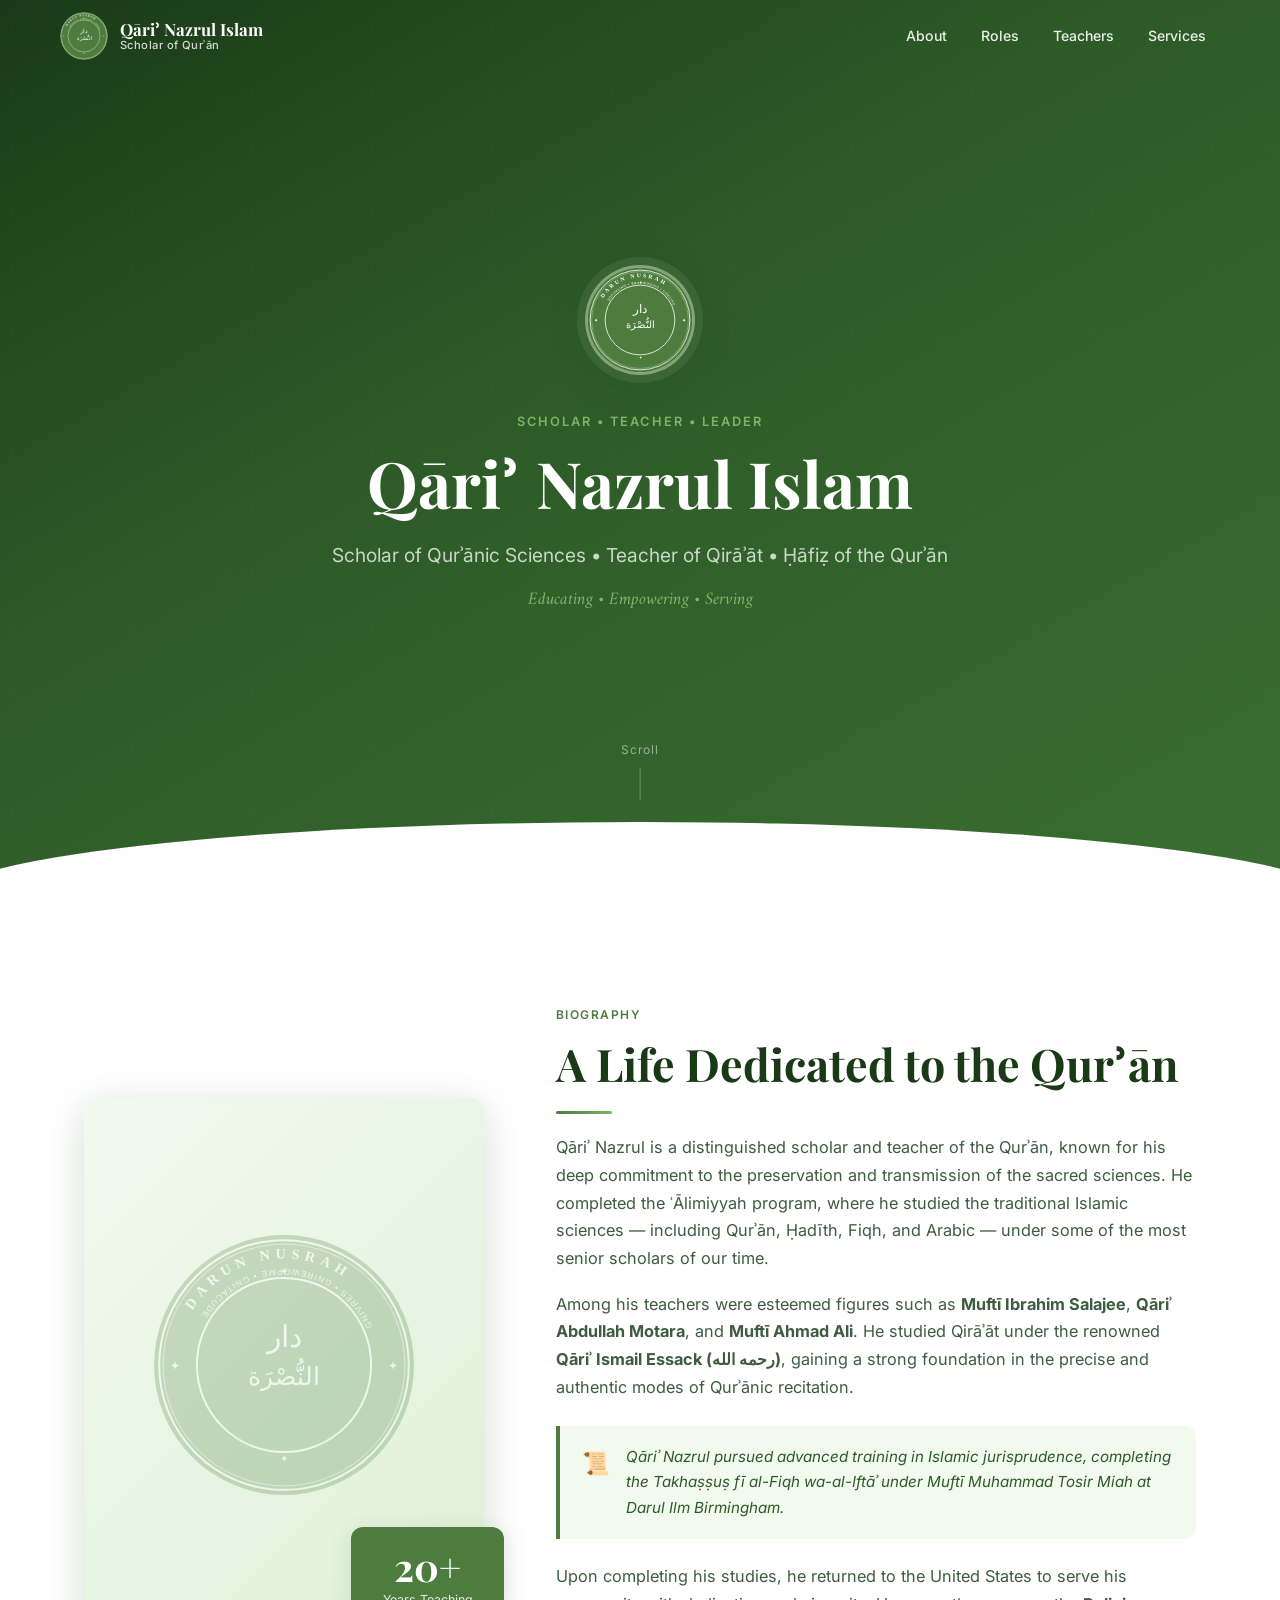
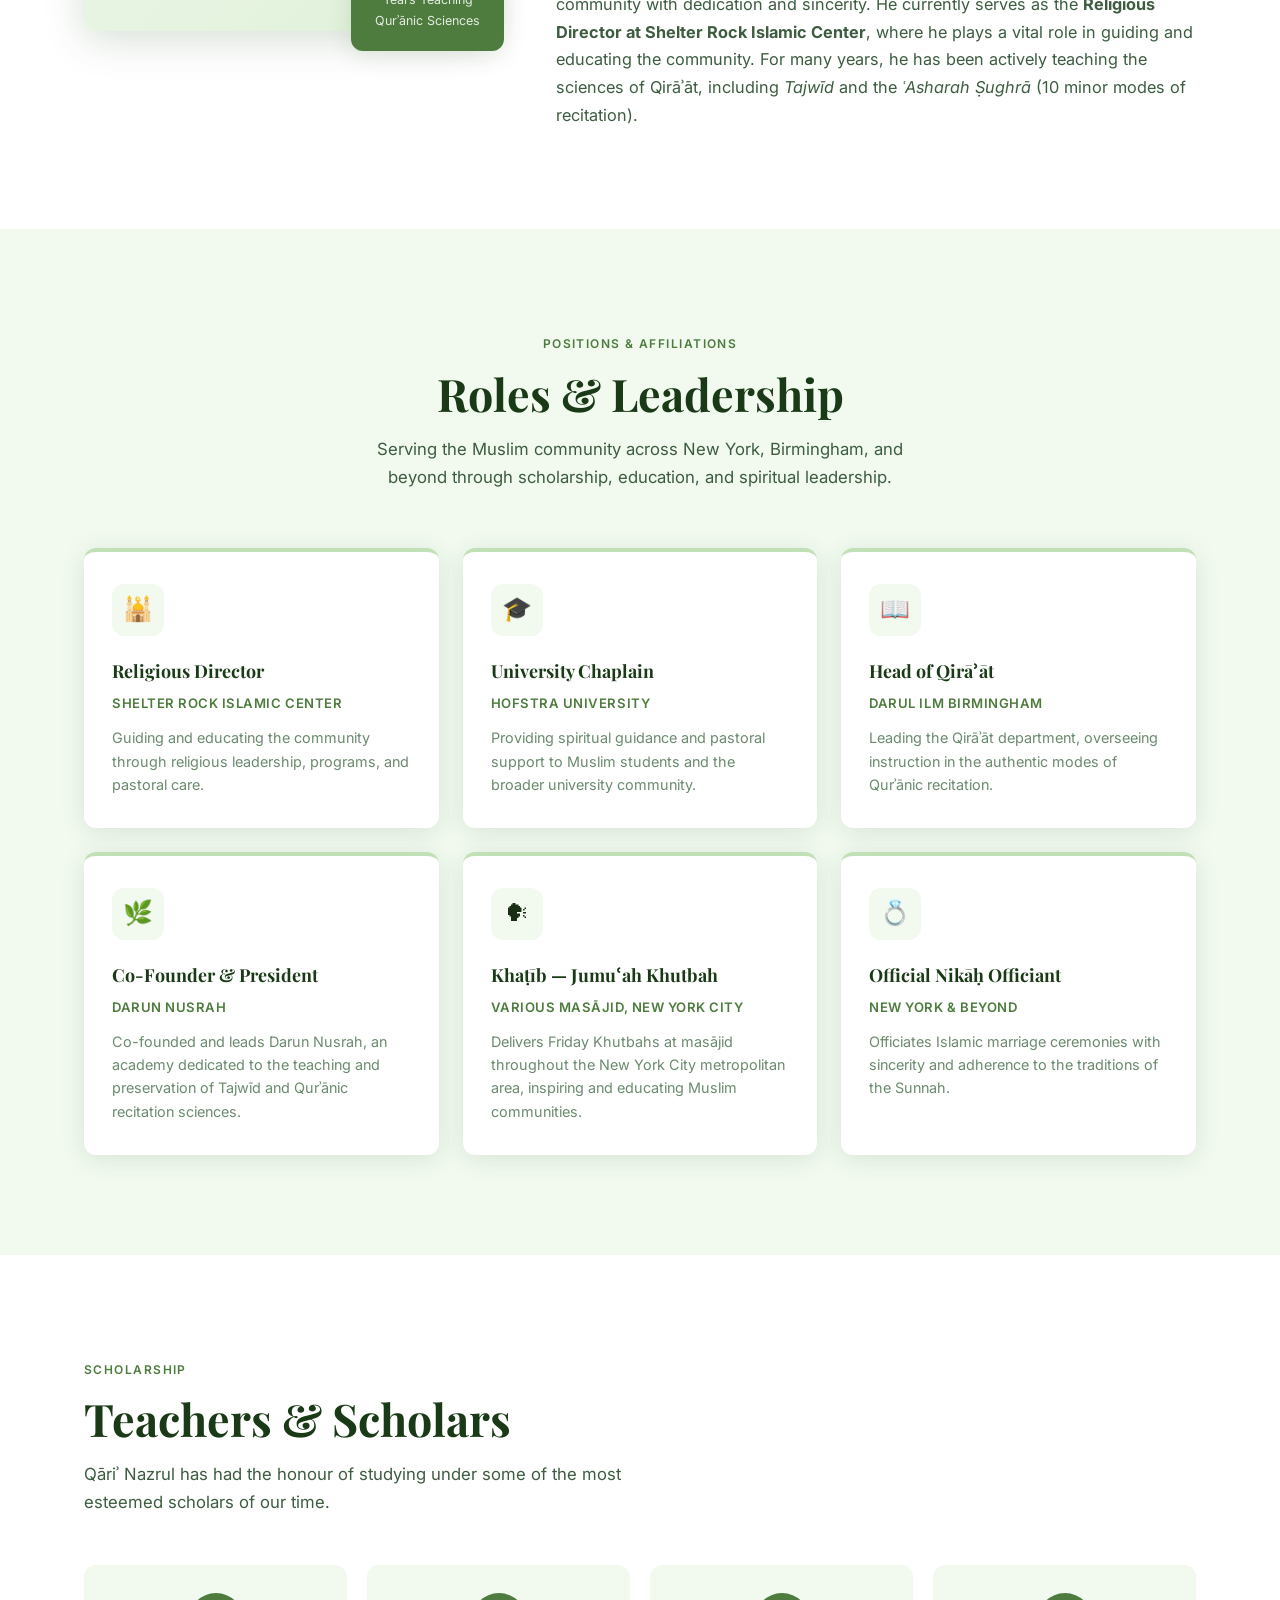
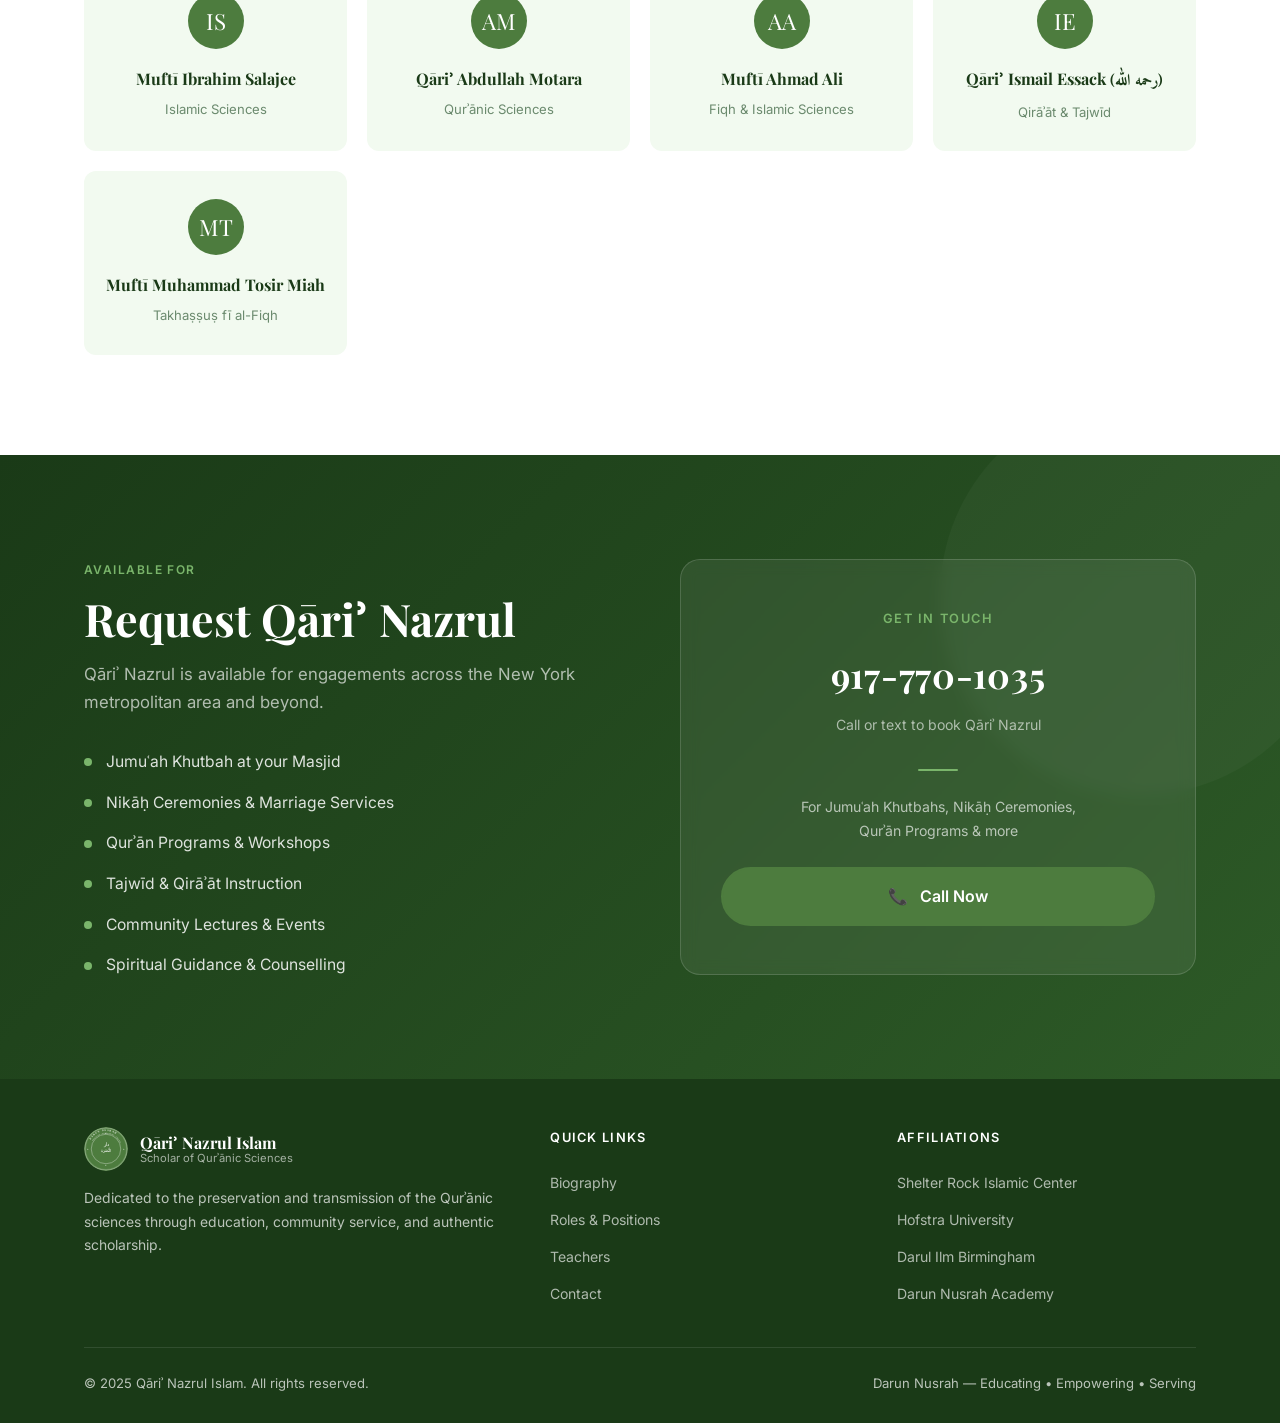
<file: index.html>
<!DOCTYPE html>
<html lang="en">
<head>
  <meta charset="UTF-8">
  <meta name="viewport" content="width=device-width, initial-scale=1.0">
  <title>Qāriʾ Nazrul Islam — Scholar of Qurʾān & Islamic Sciences</title>
  <meta name="description" content="Qāriʾ Nazrul Islam — Religious Director at Shelter Rock Islamic Center, Chaplain at Hofstra University, Head of Qirāʾāt at Darul Ilm Birmingham, Co-Founder of Darun Nusrah.">
  <link rel="icon" type="image/svg+xml" href="images/logo.svg">
  <link href="https://fonts.googleapis.com/css2?family=Amiri:ital,wght@0,400;0,700;1,400&family=Playfair+Display:ital,wght@0,400;0,600;0,700;1,400&family=Inter:wght@300;400;500;600&display=swap" rel="stylesheet">
  <link rel="stylesheet" href="css/styles.css">
</head>
<body>

  <!-- ── Navbar ──────────────────────────────────────────────── -->
  <nav class="navbar" id="navbar">
    <div class="nav-inner">
      <a href="index.html" class="nav-brand">
        <div class="nav-logo"><img src="images/logo.svg" alt="Darun Nusrah Logo"></div>
        <div class="nav-name">
          Qāriʾ Nazrul Islam
          <span>Scholar of Qurʾān</span>
        </div>
      </a>
      <button class="hamburger" id="hamburger" aria-label="Toggle menu">
        <span></span><span></span><span></span>
      </button>
      <ul class="nav-links" id="nav-links">
        <li><a href="#about">About</a></li>
        <li><a href="#roles">Roles</a></li>
        <li><a href="#scholars">Teachers</a></li>
        <li><a href="#services">Services</a></li>
        <!-- <li><a href="recordings.html" class="btn-nav">Recordings</a></li> -->
      </ul>
    </div>
  </nav>

  <!-- ── Hero ────────────────────────────────────────────────── -->
  <section class="hero">
    <div class="hero-inner">
      <div class="hero-logo">
        <img src="images/logo.svg" alt="Darun Nusrah">
      </div>
      <span class="hero-eyebrow">Scholar &bull; Teacher &bull; Leader</span>
      <h1 class="hero-title">Qāriʾ Nazrul Islam</h1>
      <p class="hero-subtitle">
        Scholar of Qurʾānic Sciences &bull; Teacher of Qirāʾāt &bull; Ḥāfiẓ of the Qurʾān
      </p>
      <p class="hero-tagline">Educating &bull; Empowering &bull; Serving</p>
      <div class="hero-actions">
        <!-- <a href="#about" class="btn btn-primary">Learn About Qāriʾ Nazrul</a> -->
        <!-- <a href="recordings.html" class="btn btn-outline">🎙 Listen to Recitations</a> -->
      </div>
    </div>
    <div class="hero-scroll">Scroll</div>
  </section>

  <!-- ── About ───────────────────────────────────────────────── -->
  <section class="about" id="about">
    <div class="container">
      <div class="about-grid">

        <div class="about-visual">
          <div class="about-portrait">
            <img src="images/logo.svg" alt="Darun Nusrah" class="about-portrait-logo">
          </div>
          <div class="about-badge">
            <div class="about-badge-num">20+</div>
            <div class="about-badge-text">Years Teaching<br>Qurʾānic Sciences</div>
          </div>
        </div>

        <div class="about-body">
          <span class="section-label">Biography</span>
          <h2 class="section-title">A Life Dedicated to the Qurʾān</h2>
          <div class="divider"></div>

          <p>
            Qāriʾ Nazrul is a distinguished scholar and teacher of the Qurʾān, known for his deep commitment
            to the preservation and transmission of the sacred sciences. He completed the ʿĀlimiyyah program,
            where he studied the traditional Islamic sciences — including Qurʾān, Ḥadīth, Fiqh, and Arabic —
            under some of the most senior scholars of our time.
          </p>
          <p>
            Among his teachers were esteemed figures such as <strong>Muftī Ibrahim Salajee</strong>,
            <strong>Qāriʾ Abdullah Motara</strong>, and <strong>Muftī Ahmad Ali</strong>. He studied
            Qirāʾāt under the renowned <strong>Qāriʾ Ismail Essack (رحمه الله)</strong>, gaining a strong
            foundation in the precise and authentic modes of Qurʾānic recitation.
          </p>

          <div class="about-highlight">
            <div class="about-highlight-icon">📜</div>
            <p>
              Qāriʾ Nazrul pursued advanced training in Islamic jurisprudence, completing the
              <em>Takhaṣṣuṣ fī al-Fiqh wa-al-Iftāʾ</em> under Muftī Muhammad Tosir Miah at Darul Ilm Birmingham.
            </p>
          </div>

          <p>
            Upon completing his studies, he returned to the United States to serve his community with
            dedication and sincerity. He currently serves as the <strong>Religious Director at Shelter Rock
            Islamic Center</strong>, where he plays a vital role in guiding and educating the community.
            For many years, he has been actively teaching the sciences of Qirāʾāt, including
            <em>Tajwīd</em> and the <em>ʿAsharah Ṣughrā</em> (10 minor modes of recitation).
          </p>
        </div>

      </div>
    </div>
  </section>

  <!-- ── Roles ───────────────────────────────────────────────── -->
  <section class="roles" id="roles">
    <div class="container">
      <div class="roles-header">
        <span class="section-label">Positions &amp; Affiliations</span>
        <h2 class="section-title">Roles &amp; Leadership</h2>
        <p class="section-subtitle">
          Serving the Muslim community across New York, Birmingham, and beyond through scholarship,
          education, and spiritual leadership.
        </p>
      </div>

      <div class="roles-grid">

        <div class="role-card">
          <div class="role-icon">🕌</div>
          <div class="role-title">Religious Director</div>
          <div class="role-org">Shelter Rock Islamic Center</div>
          <p class="role-desc">
            Guiding and educating the community through religious leadership, programs, and pastoral care.
          </p>
        </div>

        <div class="role-card">
          <div class="role-icon">🎓</div>
          <div class="role-title">University Chaplain</div>
          <div class="role-org">Hofstra University</div>
          <p class="role-desc">
            Providing spiritual guidance and pastoral support to Muslim students and the broader
            university community.
          </p>
        </div>

        <div class="role-card">
          <div class="role-icon">📖</div>
          <div class="role-title">Head of Qirāʾāt</div>
          <div class="role-org">Darul Ilm Birmingham</div>
          <p class="role-desc">
            Leading the Qirāʾāt department, overseeing instruction in the authentic modes of
            Qurʾānic recitation.
          </p>
        </div>

        <div class="role-card">
          <div class="role-icon">🌿</div>
          <div class="role-title">Co-Founder &amp; President</div>
          <div class="role-org">Darun Nusrah</div>
          <p class="role-desc">
            Co-founded and leads Darun Nusrah, an academy dedicated to the teaching and preservation
            of Tajwīd and Qurʾānic recitation sciences.
          </p>
        </div>

        <div class="role-card">
          <div class="role-icon">🗣</div>
          <div class="role-title">Khaṭīb — Jumuʿah Khutbah</div>
          <div class="role-org">Various Masājid, New York City</div>
          <p class="role-desc">
            Delivers Friday Khutbahs at masājid throughout the New York City metropolitan area,
            inspiring and educating Muslim communities.
          </p>
        </div>

        <div class="role-card">
          <div class="role-icon">💍</div>
          <div class="role-title">Official Nikāḥ Officiant</div>
          <div class="role-org">New York &amp; Beyond</div>
          <p class="role-desc">
            Officiates Islamic marriage ceremonies with sincerity and adherence to the traditions of
            the Sunnah.
          </p>
        </div>

      </div>
    </div>
  </section>

  <!-- ── Teachers ────────────────────────────────────────────── -->
  <section class="teachers" id="scholars">
    <div class="container">
      <div class="teachers-header">
        <span class="section-label">Scholarship</span>
        <h2 class="section-title">Teachers &amp; Scholars</h2>
        <p class="section-subtitle">
          Qāriʾ Nazrul has had the honour of studying under some of the most esteemed scholars of our time.
        </p>
      </div>
      <div class="teachers-grid">

        <div class="teacher-card">
          <div class="teacher-initial">IS</div>
          <div class="teacher-name">Muftī Ibrahim Salajee</div>
          <div class="teacher-role">Islamic Sciences</div>
        </div>

        <div class="teacher-card">
          <div class="teacher-initial">AM</div>
          <div class="teacher-name">Qāriʾ Abdullah Motara</div>
          <div class="teacher-role">Qurʾānic Sciences</div>
        </div>

        <div class="teacher-card">
          <div class="teacher-initial">AA</div>
          <div class="teacher-name">Muftī Ahmad Ali</div>
          <div class="teacher-role">Fiqh &amp; Islamic Sciences</div>
        </div>

        <div class="teacher-card">
          <div class="teacher-initial">IE</div>
          <div class="teacher-name">Qāriʾ Ismail Essack <span style="font-family:var(--font-arabic)">(رحمه الله)</span></div>
          <div class="teacher-role">Qirāʾāt &amp; Tajwīd</div>
        </div>

        <div class="teacher-card">
          <div class="teacher-initial">MT</div>
          <div class="teacher-name">Muftī Muhammad Tosir Miah</div>

          <div class="teacher-role">Takhaṣṣuṣ fī al-Fiqh</div>
        </div>

      </div>
    </div>
  </section>

  <!-- ── Services & Contact ───────────────────────────────────── -->
  <section class="services" id="services">
    <div class="container">
      <div class="services-inner">
        <div>
          <span class="section-label">Available For</span>
          <h2 class="section-title">Request Qāriʾ Nazrul</h2>
          <p class="section-subtitle">
            Qāriʾ Nazrul is available for engagements across the New York metropolitan area and beyond.
          </p>
          <ul class="services-list">
            <li>Jumuʿah Khutbah at your Masjid</li>
            <li>Nikāḥ Ceremonies &amp; Marriage Services</li>
            <li>Qurʾān Programs &amp; Workshops</li>
            <li>Tajwīd &amp; Qirāʾāt Instruction</li>
            <li>Community Lectures &amp; Events</li>
            <li>Spiritual Guidance &amp; Counselling</li>
          </ul>
        </div>

        <div class="contact-card">
          <div class="contact-card-label">Get in Touch</div>
          <div class="contact-phone">
            <a href="tel:+19177701035">917-770-1035</a>
          </div>
          <p class="contact-subtext">Call or text to book Qāriʾ Nazrul</p>
          <div class="contact-divider"></div>
          <p style="font-size:.88rem;color:rgba(255,255,255,.65);margin-bottom:24px;">
            For Jumuʿah Khutbahs, Nikāḥ Ceremonies,<br>Qurʾān Programs &amp; more
          </p>
          <a href="tel:+19177701035" class="btn btn-primary" style="width:100%;justify-content:center;font-size:1rem;">
            📞 &nbsp; Call Now
          </a>
        </div>
      </div>
    </div>
  </section>

  <!-- ── Recordings CTA ───────────────────────────────────────── -->
  <!-- HIDDEN: restore when recordings are ready
  <section class="recordings-cta">
    <div class="container">
      <div class="recordings-cta-inner">
        <div class="recordings-cta-text">
          <span class="section-label">Qurʾānic Recitations</span>
          <h2 class="section-title">Listen to Qāriʾ Nazrul</h2>
          <p>Experience the beauty of authentic Qurʾānic recitation with Tajwīd and Qirāʾāt.</p>
        </div>
        <a href="recordings.html" class="btn btn-primary" style="white-space:nowrap;font-size:1.05rem;padding:16px 36px;">
          🎙 &nbsp; View All Recordings
        </a>
      </div>
    </div>
  </section>
  -->

  <!-- ── Footer ──────────────────────────────────────────────── -->
  <footer>
    <div class="container">
      <div class="footer-inner">
        <div>
          <div class="footer-brand">
            <div class="footer-logo"><img src="images/logo.svg" alt="Darun Nusrah"></div>
            <div class="footer-brand-name">
              Qāriʾ Nazrul Islam
              <span>Scholar of Qurʾānic Sciences</span>
            </div>
          </div>
          <p class="footer-desc">
            Dedicated to the preservation and transmission of the Qurʾānic sciences through
            education, community service, and authentic scholarship.
          </p>
        </div>
        <div class="footer-col">
          <h4>Quick Links</h4>
          <ul class="footer-links">
            <li><a href="#about">Biography</a></li>
            <li><a href="#roles">Roles &amp; Positions</a></li>
            <li><a href="#scholars">Teachers</a></li>
            <!-- <li><a href="recordings.html">Recordings</a></li> -->
            <li><a href="#services">Contact</a></li>
          </ul>
        </div>
        <div class="footer-col">
          <h4>Affiliations</h4>
          <ul class="footer-links">
            <li><a href="#roles">Shelter Rock Islamic Center</a></li>
            <li><a href="#roles">Hofstra University</a></li>
            <li><a href="#roles">Darul Ilm Birmingham</a></li>
            <li><a href="#roles">Darun Nusrah Academy</a></li>
          </ul>
        </div>
      </div>
      <div class="footer-bottom">
        <span>&copy; 2025 Qāriʾ Nazrul Islam. All rights reserved.</span>
        <span>
          Darun Nusrah — Educating &bull; Empowering &bull; Serving
        </span>
      </div>
    </div>
  </footer>

  <script>
    // Navbar scroll effect
    const navbar = document.getElementById('navbar');
    window.addEventListener('scroll', () => {
      navbar.classList.toggle('scrolled', window.scrollY > 40);
    });

    // Mobile menu
    const hamburger = document.getElementById('hamburger');
    const navLinks  = document.getElementById('nav-links');
    hamburger.addEventListener('click', () => {
      navLinks.classList.toggle('open');
    });
    navLinks.querySelectorAll('a').forEach(link => {
      link.addEventListener('click', () => navLinks.classList.remove('open'));
    });
  </script>
</body>
</html>
</file>
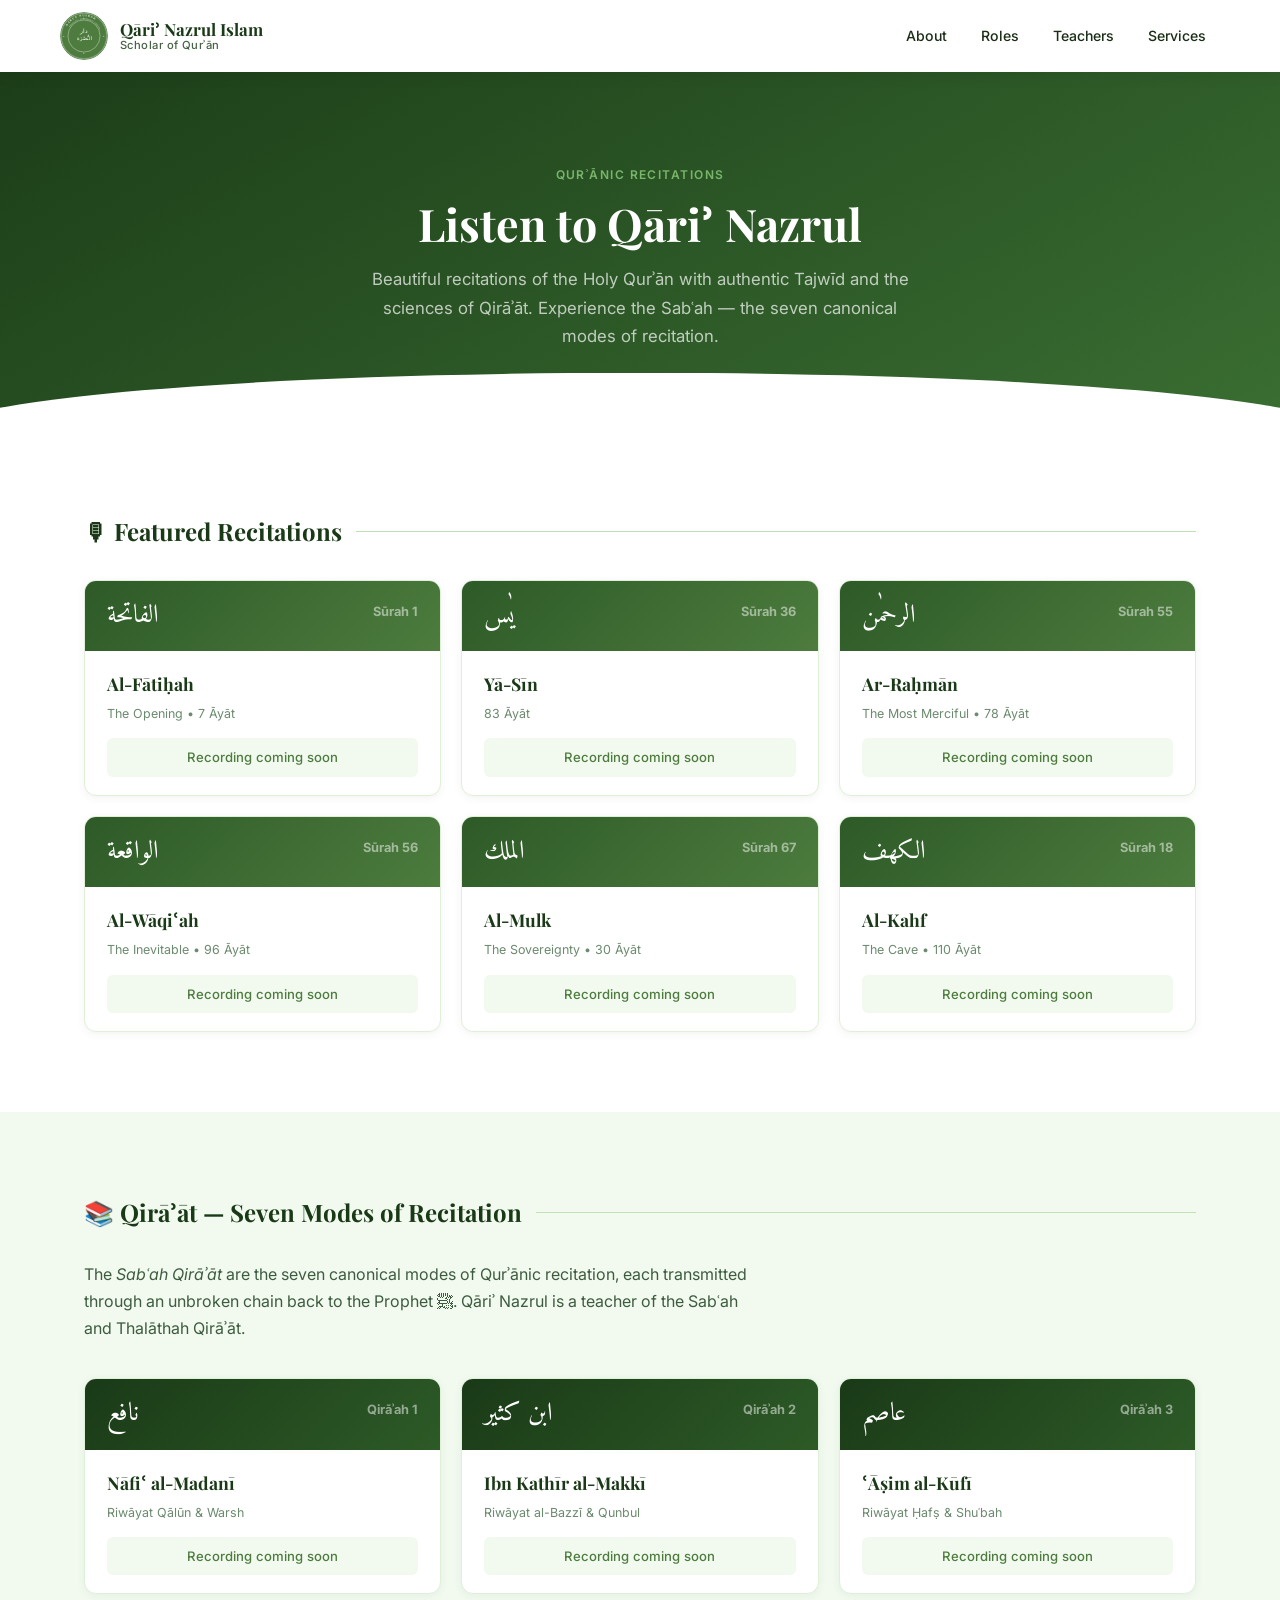
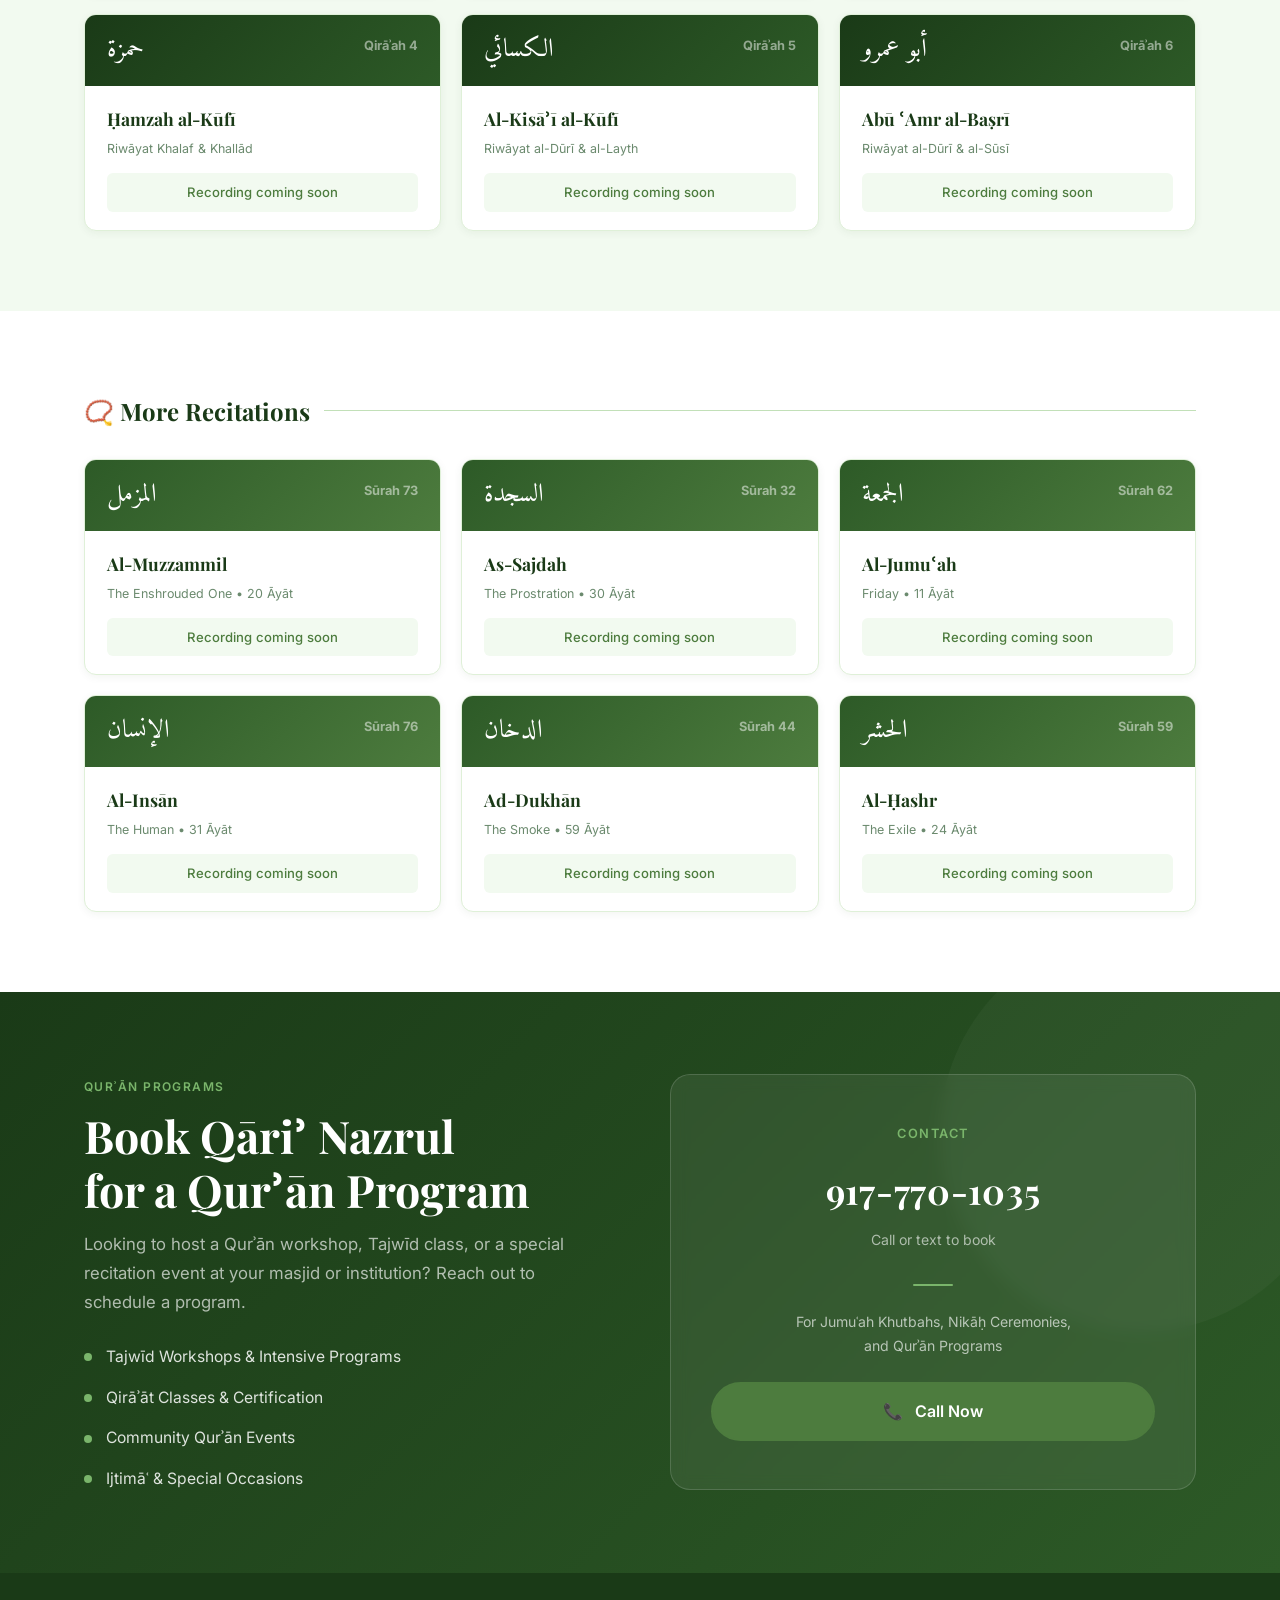
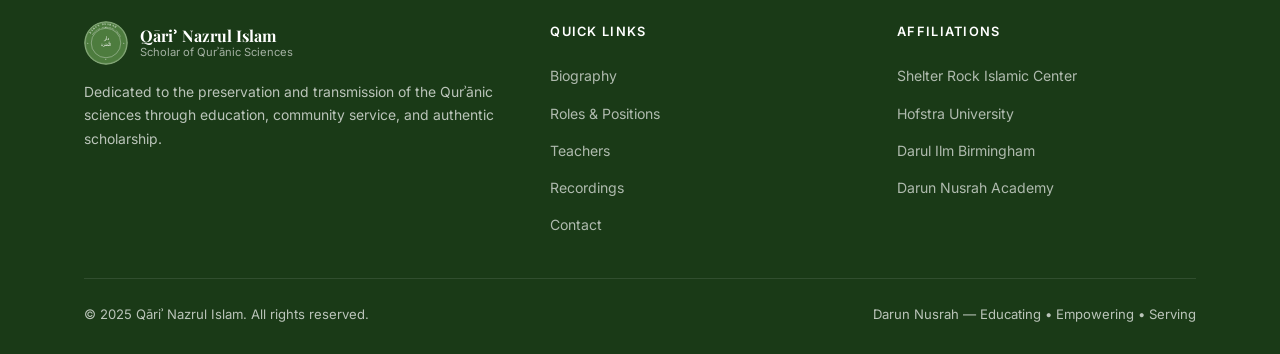
<file: recordings.html>
<!DOCTYPE html>
<html lang="en">
<head>
  <meta charset="UTF-8">
  <meta name="viewport" content="width=device-width, initial-scale=1.0">
  <title>Recordings — Qāriʾ Nazrul Islam</title>
  <meta name="description" content="Listen to Qurʾānic recitations by Qāriʾ Nazrul Islam — Tajwīd, Sabʿah, and selected Surahs.">
  <link rel="icon" type="image/svg+xml" href="images/logo.svg">
  <link href="https://fonts.googleapis.com/css2?family=Amiri:ital,wght@0,400;0,700;1,400&family=Playfair+Display:ital,wght@0,400;0,600;0,700;1,400&family=Inter:wght@300;400;500;600&display=swap" rel="stylesheet">
  <link rel="stylesheet" href="css/styles.css">
</head>
<body>

  <!-- ── Navbar ──────────────────────────────────────────────── -->
  <nav class="navbar scrolled" id="navbar">
    <div class="nav-inner">
      <a href="index.html" class="nav-brand">
        <div class="nav-logo"><img src="images/logo.svg" alt="Darun Nusrah Logo"></div>
        <div class="nav-name" style="color:var(--green-900)">
          Qāriʾ Nazrul Islam
          <span>Scholar of Qurʾān</span>
        </div>
      </a>
      <button class="hamburger" id="hamburger" aria-label="Toggle menu">
        <span></span><span></span><span></span>
      </button>
      <ul class="nav-links" id="nav-links">
        <li><a href="index.html#about">About</a></li>
        <li><a href="index.html#roles">Roles</a></li>
        <li><a href="index.html#scholars">Teachers</a></li>
        <li><a href="index.html#services">Services</a></li>
        <!-- <li><a href="recordings.html" class="btn-nav">Recordings</a></li> -->
      </ul>
    </div>
  </nav>

  <!-- ── Page Hero ───────────────────────────────────────────── -->
  <section class="page-hero">
    <div class="container">
      <span class="section-label">Qurʾānic Recitations</span>
      <h1 class="section-title">Listen to Qāriʾ Nazrul</h1>
      <p class="section-subtitle">
        Beautiful recitations of the Holy Qurʾān with authentic Tajwīd and the sciences of Qirāʾāt.
        Experience the Sabʿah — the seven canonical modes of recitation.
      </p>
    </div>
  </section>

  <!-- ── Featured Recitations ────────────────────────────────── -->
  <section class="recordings-section" style="padding-top:80px;background:var(--white);">
    <div class="container">
      <h2 class="rec-category-title">🎙 Featured Recitations</h2>
      <div class="rec-grid">

        <div class="rec-card">
          <div class="rec-card-header">
            <div class="rec-arabic">الفاتحة</div>
            <div class="rec-number">Sūrah 1</div>
          </div>
          <div class="rec-card-body">
            <div class="rec-surah-name">Al-Fātiḥah</div>
            <div class="rec-meta">The Opening &bull; 7 Āyāt</div>
            <div class="rec-coming-soon">Recording coming soon</div>
          </div>
        </div>

        <div class="rec-card">
          <div class="rec-card-header">
            <div class="rec-arabic">يٰس</div>
            <div class="rec-number">Sūrah 36</div>
          </div>
          <div class="rec-card-body">
            <div class="rec-surah-name">Yā-Sīn</div>
            <div class="rec-meta">83 Āyāt</div>
            <div class="rec-coming-soon">Recording coming soon</div>
          </div>
        </div>

        <div class="rec-card">
          <div class="rec-card-header">
            <div class="rec-arabic">الرحمٰن</div>
            <div class="rec-number">Sūrah 55</div>
          </div>
          <div class="rec-card-body">
            <div class="rec-surah-name">Ar-Raḥmān</div>
            <div class="rec-meta">The Most Merciful &bull; 78 Āyāt</div>
            <div class="rec-coming-soon">Recording coming soon</div>
          </div>
        </div>

        <div class="rec-card">
          <div class="rec-card-header">
            <div class="rec-arabic">الواقعة</div>
            <div class="rec-number">Sūrah 56</div>
          </div>
          <div class="rec-card-body">
            <div class="rec-surah-name">Al-Wāqiʿah</div>
            <div class="rec-meta">The Inevitable &bull; 96 Āyāt</div>
            <div class="rec-coming-soon">Recording coming soon</div>
          </div>
        </div>

        <div class="rec-card">
          <div class="rec-card-header">
            <div class="rec-arabic">الملك</div>
            <div class="rec-number">Sūrah 67</div>
          </div>
          <div class="rec-card-body">
            <div class="rec-surah-name">Al-Mulk</div>
            <div class="rec-meta">The Sovereignty &bull; 30 Āyāt</div>
            <div class="rec-coming-soon">Recording coming soon</div>
          </div>
        </div>

        <div class="rec-card">
          <div class="rec-card-header">
            <div class="rec-arabic">الكهف</div>
            <div class="rec-number">Sūrah 18</div>
          </div>
          <div class="rec-card-body">
            <div class="rec-surah-name">Al-Kahf</div>
            <div class="rec-meta">The Cave &bull; 110 Āyāt</div>
            <div class="rec-coming-soon">Recording coming soon</div>
          </div>
        </div>

      </div>
    </div>
  </section>

  <!-- ── Qirāʾāt Recitations ─────────────────────────────────── -->
  <section class="recordings-section" style="background:var(--green-50);padding:80px 0;">
    <div class="container">
      <h2 class="rec-category-title">📚 Qirāʾāt — Seven Modes of Recitation</h2>
      <p style="color:var(--text-mid);margin-bottom:36px;max-width:680px;">
        The <em>Sabʿah Qirāʾāt</em> are the seven canonical modes of Qurʾānic recitation, each
        transmitted through an unbroken chain back to the Prophet ﷺ. Qāriʾ Nazrul is a teacher
        of the Sabʿah and Thalāthah Qirāʾāt.
      </p>
      <div class="rec-grid">

        <div class="rec-card">
          <div class="rec-card-header" style="background:linear-gradient(135deg,#1a3a17,#2d5a27)">
            <div class="rec-arabic">نافع</div>
            <div class="rec-number">Qirāʾah 1</div>
          </div>
          <div class="rec-card-body">
            <div class="rec-surah-name">Nāfiʿ al-Madanī</div>
            <div class="rec-meta">Riwāyat Qālūn &amp; Warsh</div>
            <div class="rec-coming-soon">Recording coming soon</div>
          </div>
        </div>

        <div class="rec-card">
          <div class="rec-card-header" style="background:linear-gradient(135deg,#1a3a17,#2d5a27)">
            <div class="rec-arabic">ابن كثير</div>
            <div class="rec-number">Qirāʾah 2</div>
          </div>
          <div class="rec-card-body">
            <div class="rec-surah-name">Ibn Kathīr al-Makkī</div>
            <div class="rec-meta">Riwāyat al-Bazzī &amp; Qunbul</div>
            <div class="rec-coming-soon">Recording coming soon</div>
          </div>
        </div>

        <div class="rec-card">
          <div class="rec-card-header" style="background:linear-gradient(135deg,#1a3a17,#2d5a27)">
            <div class="rec-arabic">عاصم</div>
            <div class="rec-number">Qirāʾah 3</div>
          </div>
          <div class="rec-card-body">
            <div class="rec-surah-name">ʿĀṣim al-Kūfī</div>
            <div class="rec-meta">Riwāyat Ḥafṣ &amp; Shuʿbah</div>
            <div class="rec-coming-soon">Recording coming soon</div>
          </div>
        </div>

        <div class="rec-card">
          <div class="rec-card-header" style="background:linear-gradient(135deg,#1a3a17,#2d5a27)">
            <div class="rec-arabic">حمزة</div>
            <div class="rec-number">Qirāʾah 4</div>
          </div>
          <div class="rec-card-body">
            <div class="rec-surah-name">Ḥamzah al-Kūfī</div>
            <div class="rec-meta">Riwāyat Khalaf &amp; Khallād</div>
            <div class="rec-coming-soon">Recording coming soon</div>
          </div>
        </div>

        <div class="rec-card">
          <div class="rec-card-header" style="background:linear-gradient(135deg,#1a3a17,#2d5a27)">
            <div class="rec-arabic">الكسائي</div>
            <div class="rec-number">Qirāʾah 5</div>
          </div>
          <div class="rec-card-body">
            <div class="rec-surah-name">Al-Kisāʾī al-Kūfī</div>
            <div class="rec-meta">Riwāyat al-Dūrī &amp; al-Layth</div>
            <div class="rec-coming-soon">Recording coming soon</div>
          </div>
        </div>

        <div class="rec-card">
          <div class="rec-card-header" style="background:linear-gradient(135deg,#1a3a17,#2d5a27)">
            <div class="rec-arabic">أبو عمرو</div>
            <div class="rec-number">Qirāʾah 6</div>
          </div>
          <div class="rec-card-body">
            <div class="rec-surah-name">Abū ʿAmr al-Baṣrī</div>
            <div class="rec-meta">Riwāyat al-Dūrī &amp; al-Sūsī</div>
            <div class="rec-coming-soon">Recording coming soon</div>
          </div>
        </div>

      </div>
    </div>
  </section>

  <!-- ── More Surahs ─────────────────────────────────────────── -->
  <section class="recordings-section" style="background:var(--white);padding:80px 0;">
    <div class="container">
      <h2 class="rec-category-title">📿 More Recitations</h2>
      <div class="rec-grid">

        <div class="rec-card">
          <div class="rec-card-header">
            <div class="rec-arabic">المزمل</div>
            <div class="rec-number">Sūrah 73</div>
          </div>
          <div class="rec-card-body">
            <div class="rec-surah-name">Al-Muzzammil</div>
            <div class="rec-meta">The Enshrouded One &bull; 20 Āyāt</div>
            <div class="rec-coming-soon">Recording coming soon</div>
          </div>
        </div>

        <div class="rec-card">
          <div class="rec-card-header">
            <div class="rec-arabic">السجدة</div>
            <div class="rec-number">Sūrah 32</div>
          </div>
          <div class="rec-card-body">
            <div class="rec-surah-name">As-Sajdah</div>
            <div class="rec-meta">The Prostration &bull; 30 Āyāt</div>
            <div class="rec-coming-soon">Recording coming soon</div>
          </div>
        </div>

        <div class="rec-card">
          <div class="rec-card-header">
            <div class="rec-arabic">الجمعة</div>
            <div class="rec-number">Sūrah 62</div>
          </div>
          <div class="rec-card-body">
            <div class="rec-surah-name">Al-Jumuʿah</div>
            <div class="rec-meta">Friday &bull; 11 Āyāt</div>
            <div class="rec-coming-soon">Recording coming soon</div>
          </div>
        </div>

        <div class="rec-card">
          <div class="rec-card-header">
            <div class="rec-arabic">الإنسان</div>
            <div class="rec-number">Sūrah 76</div>
          </div>
          <div class="rec-card-body">
            <div class="rec-surah-name">Al-Insān</div>
            <div class="rec-meta">The Human &bull; 31 Āyāt</div>
            <div class="rec-coming-soon">Recording coming soon</div>
          </div>
        </div>

        <div class="rec-card">
          <div class="rec-card-header">
            <div class="rec-arabic">الدخان</div>
            <div class="rec-number">Sūrah 44</div>
          </div>
          <div class="rec-card-body">
            <div class="rec-surah-name">Ad-Dukhān</div>
            <div class="rec-meta">The Smoke &bull; 59 Āyāt</div>
            <div class="rec-coming-soon">Recording coming soon</div>
          </div>
        </div>

        <div class="rec-card">
          <div class="rec-card-header">
            <div class="rec-arabic">الحشر</div>
            <div class="rec-number">Sūrah 59</div>
          </div>
          <div class="rec-card-body">
            <div class="rec-surah-name">Al-Ḥashr</div>
            <div class="rec-meta">The Exile &bull; 24 Āyāt</div>
            <div class="rec-coming-soon">Recording coming soon</div>
          </div>
        </div>

      </div>
    </div>
  </section>

  <!-- ── Contact CTA ─────────────────────────────────────────── -->
  <section class="services" style="padding:80px 0;">
    <div class="container">
      <div class="services-inner" style="grid-template-columns:1fr 1fr;gap:60px;align-items:center">
        <div>
          <span class="section-label">Qurʾān Programs</span>
          <h2 class="section-title">Book Qāriʾ Nazrul<br>for a Qurʾān Program</h2>
          <p class="section-subtitle">
            Looking to host a Qurʾān workshop, Tajwīd class, or a special recitation event at
            your masjid or institution? Reach out to schedule a program.
          </p>
          <ul class="services-list" style="margin-top:28px">
            <li>Tajwīd Workshops &amp; Intensive Programs</li>
            <li>Qirāʾāt Classes &amp; Certification</li>
            <li>Community Qurʾān Events</li>
            <li>Ijtimāʿ &amp; Special Occasions</li>
          </ul>
        </div>
        <div class="contact-card">
          <div class="contact-card-label">Contact</div>
          <div class="contact-phone">
            <a href="tel:+19177701035">917-770-1035</a>
          </div>
          <p class="contact-subtext">Call or text to book</p>
          <div class="contact-divider"></div>
          <p style="font-size:.88rem;color:rgba(255,255,255,.65);margin-bottom:24px;">
            For Jumuʿah Khutbahs, Nikāḥ Ceremonies,<br>and Qurʾān Programs
          </p>
          <a href="tel:+19177701035" class="btn btn-primary" style="width:100%;justify-content:center;font-size:1rem;">
            📞 &nbsp; Call Now
          </a>
        </div>
      </div>
    </div>
  </section>

  <!-- ── Footer ──────────────────────────────────────────────── -->
  <footer>
    <div class="container">
      <div class="footer-inner">
        <div>
          <div class="footer-brand">
            <div class="footer-logo"><img src="images/logo.svg" alt="Darun Nusrah"></div>
            <div class="footer-brand-name">
              Qāriʾ Nazrul Islam
              <span>Scholar of Qurʾānic Sciences</span>
            </div>
          </div>
          <p class="footer-desc">
            Dedicated to the preservation and transmission of the Qurʾānic sciences through
            education, community service, and authentic scholarship.
          </p>
        </div>
        <div class="footer-col">
          <h4>Quick Links</h4>
          <ul class="footer-links">
            <li><a href="index.html#about">Biography</a></li>
            <li><a href="index.html#roles">Roles &amp; Positions</a></li>
            <li><a href="index.html#scholars">Teachers</a></li>
            <li><a href="recordings.html">Recordings</a></li>
            <li><a href="index.html#services">Contact</a></li>
          </ul>
        </div>
        <div class="footer-col">
          <h4>Affiliations</h4>
          <ul class="footer-links">
            <li><a href="index.html#roles">Shelter Rock Islamic Center</a></li>
            <li><a href="index.html#roles">Hofstra University</a></li>
            <li><a href="index.html#roles">Darul Ilm Birmingham</a></li>
            <li><a href="index.html#roles">Darun Nusrah Academy</a></li>
          </ul>
        </div>
      </div>
      <div class="footer-bottom">
        <span>&copy; 2025 Qāriʾ Nazrul Islam. All rights reserved.</span>
        <span>Darun Nusrah — Educating &bull; Empowering &bull; Serving</span>
      </div>
    </div>
  </footer>

  <script>
    // Hamburger menu
    const hamburger = document.getElementById('hamburger');
    const navLinks  = document.getElementById('nav-links');
    hamburger.addEventListener('click', () => navLinks.classList.toggle('open'));
    navLinks.querySelectorAll('a').forEach(link => {
      link.addEventListener('click', () => navLinks.classList.remove('open'));
    });
  </script>
</body>
</html>
</file>
<file: css/styles.css>
/* ─── Variables ─────────────────────────────────────────────── */
:root {
  --green-900: #1a3a17;
  --green-800: #2d5a27;
  --green-700: #3a6e32;
  --green-600: #4d7c3e;   /* logo green */
  --green-500: #5e9450;
  --green-400: #7ab56b;
  --green-200: #c2e0b8;
  --green-100: #dff0d8;
  --green-50:  #f2faf0;
  --white:     #ffffff;
  --off-white: #f9faf8;
  --text-dark: #1a2e15;
  --text-mid:  #3d5c40;
  --text-light:#6b8a6e;
  --shadow:    0 4px 24px rgba(30,70,25,.12);
  --shadow-lg: 0 8px 40px rgba(30,70,25,.18);
  --radius:    12px;
  --font-serif: 'Playfair Display', Georgia, serif;
  --font-sans:  'Inter', -apple-system, BlinkMacSystemFont, sans-serif;
  --font-arabic:'Amiri', 'Times New Roman', serif;
  --transition: .25s ease;
}

/* ─── Reset ─────────────────────────────────────────────────── */
*, *::before, *::after { box-sizing: border-box; margin: 0; padding: 0; }
html { scroll-behavior: smooth; }
body {
  font-family: var(--font-sans);
  color: var(--text-dark);
  background: var(--white);
  line-height: 1.7;
  overflow-x: hidden;
}
img { max-width: 100%; display: block; }
a  { color: inherit; text-decoration: none; }

/* ─── Utility ────────────────────────────────────────────────── */
.container {
  max-width: 1160px;
  margin: 0 auto;
  padding: 0 24px;
}
.section-label {
  display: inline-block;
  font-size: .75rem;
  font-weight: 600;
  letter-spacing: .12em;
  text-transform: uppercase;
  color: var(--green-600);
  margin-bottom: 12px;
}
.section-title {
  font-family: var(--font-serif);
  font-size: clamp(1.9rem, 4vw, 2.8rem);
  font-weight: 700;
  line-height: 1.2;
  color: var(--green-900);
}
.section-subtitle {
  margin-top: 14px;
  font-size: 1.05rem;
  color: var(--text-mid);
  max-width: 560px;
}
.btn {
  display: inline-flex;
  align-items: center;
  gap: 8px;
  padding: 14px 30px;
  border-radius: 50px;
  font-family: var(--font-sans);
  font-size: .95rem;
  font-weight: 600;
  cursor: pointer;
  transition: var(--transition);
  border: 2px solid transparent;
}
.btn-primary {
  background: var(--green-600);
  color: var(--white);
  border-color: var(--green-600);
}
.btn-primary:hover {
  background: var(--green-700);
  border-color: var(--green-700);
  transform: translateY(-2px);
  box-shadow: var(--shadow);
}
.btn-outline {
  background: transparent;
  color: var(--white);
  border-color: rgba(255,255,255,.7);
}
.btn-outline:hover {
  background: rgba(255,255,255,.1);
  border-color: var(--white);
  transform: translateY(-2px);
}
.btn-outline-green {
  background: transparent;
  color: var(--green-600);
  border-color: var(--green-600);
}
.btn-outline-green:hover {
  background: var(--green-600);
  color: var(--white);
  transform: translateY(-2px);
}
.divider {
  width: 56px;
  height: 3px;
  background: linear-gradient(90deg, var(--green-600), var(--green-400));
  border-radius: 2px;
  margin: 20px 0;
}

/* ─── Navbar ─────────────────────────────────────────────────── */
.navbar {
  position: fixed;
  top: 0; left: 0; right: 0;
  z-index: 1000;
  padding: 0 24px;
  transition: background var(--transition), box-shadow var(--transition);
}
.navbar.scrolled {
  background: var(--white);
  box-shadow: 0 2px 16px rgba(0,0,0,.08);
}
.nav-inner {
  max-width: 1160px;
  margin: 0 auto;
  height: 72px;
  display: flex;
  align-items: center;
  justify-content: space-between;
}
.nav-brand {
  display: flex;
  align-items: center;
  gap: 12px;
}
.nav-logo {
  width: 48px;
  height: 48px;
  border-radius: 50%;
  overflow: hidden;
  flex-shrink: 0;
}
.nav-logo img { width: 100%; height: 100%; object-fit: cover; }
.nav-name {
  font-family: var(--font-serif);
  font-size: 1.05rem;
  font-weight: 700;
  color: var(--white);
  line-height: 1.2;
  transition: color var(--transition);
}
.navbar.scrolled .nav-name { color: var(--green-900); }
.nav-name span {
  display: block;
  font-family: var(--font-sans);
  font-size: .7rem;
  font-weight: 500;
  opacity: .8;
  letter-spacing: .04em;
}
.nav-links {
  display: flex;
  align-items: center;
  gap: 6px;
  list-style: none;
}
.nav-links a {
  padding: 8px 14px;
  border-radius: 6px;
  font-size: .88rem;
  font-weight: 500;
  color: rgba(255,255,255,.9);
  transition: var(--transition);
}
.navbar.scrolled .nav-links a { color: var(--text-dark); }
.nav-links a:hover {
  background: rgba(255,255,255,.15);
  color: var(--white);
}
.navbar.scrolled .nav-links a:hover {
  background: var(--green-50);
  color: var(--green-700);
}
.nav-links .btn-nav {
  background: var(--green-600);
  color: var(--white) !important;
  padding: 8px 18px;
  border-radius: 50px;
}
.nav-links .btn-nav:hover {
  background: var(--green-700) !important;
  color: var(--white) !important;
}
.hamburger {
  display: none;
  flex-direction: column;
  gap: 5px;
  background: none;
  border: none;
  cursor: pointer;
  padding: 4px;
}
.hamburger span {
  display: block;
  width: 24px;
  height: 2px;
  background: var(--white);
  border-radius: 2px;
  transition: var(--transition);
}
.navbar.scrolled .hamburger span { background: var(--green-900); }

/* ─── Hero ────────────────────────────────────────────────────── */
.hero {
  min-height: 100vh;
  background: linear-gradient(150deg, var(--green-900) 0%, var(--green-800) 40%, var(--green-700) 100%);
  display: flex;
  align-items: center;
  position: relative;
  overflow: hidden;
}
.hero::before {
  content: '';
  position: absolute;
  inset: 0;
  background-image:
    radial-gradient(circle at 20% 50%, rgba(255,255,255,.03) 1px, transparent 1px),
    radial-gradient(circle at 80% 20%, rgba(255,255,255,.03) 1px, transparent 1px);
  background-size: 60px 60px, 80px 80px;
}
.hero::after {
  content: '';
  position: absolute;
  bottom: -2px; left: 0; right: 0;
  height: 80px;
  background: var(--white);
  clip-path: ellipse(55% 100% at 50% 100%);
}
.hero-inner {
  position: relative;
  z-index: 1;
  text-align: center;
  padding: 120px 24px 100px;
  max-width: 800px;
  margin: 0 auto;
}
.hero-logo {
  width: 110px;
  height: 110px;
  border-radius: 50%;
  margin: 0 auto 32px;
  border: 3px solid rgba(255,255,255,.3);
  box-shadow: 0 0 0 8px rgba(255,255,255,.07), var(--shadow-lg);
  overflow: hidden;
  background: var(--green-600);
}
.hero-logo img { width: 100%; height: 100%; object-fit: cover; }
.hero-eyebrow {
  display: inline-block;
  font-size: .8rem;
  font-weight: 600;
  letter-spacing: .16em;
  text-transform: uppercase;
  color: var(--green-400);
  margin-bottom: 16px;
}
.hero-title {
  font-family: var(--font-serif);
  font-size: clamp(2.4rem, 6vw, 4rem);
  font-weight: 700;
  color: var(--white);
  line-height: 1.1;
  margin-bottom: 20px;
}
.hero-subtitle {
  font-size: clamp(1rem, 2vw, 1.2rem);
  color: rgba(255,255,255,.75);
  margin-bottom: 14px;
}
.hero-tagline {
  font-family: var(--font-arabic);
  font-size: 1.1rem;
  color: var(--green-400);
  margin-bottom: 40px;
  font-style: italic;
}
.hero-actions {
  display: flex;
  gap: 14px;
  justify-content: center;
  flex-wrap: wrap;
}
.hero-scroll {
  position: absolute;
  bottom: 100px;
  left: 50%;
  transform: translateX(-50%);
  display: flex;
  flex-direction: column;
  align-items: center;
  gap: 8px;
  color: rgba(255,255,255,.5);
  font-size: .75rem;
  letter-spacing: .08em;
  animation: bounce 2.5s infinite;
}
.hero-scroll::after {
  content: '';
  width: 1.5px;
  height: 32px;
  background: rgba(255,255,255,.3);
}
@keyframes bounce {
  0%, 100% { transform: translateX(-50%) translateY(0); }
  50%       { transform: translateX(-50%) translateY(6px); }
}

/* ─── About ─────────────────────────────────────────────────── */
.about {
  padding: 100px 0;
  background: var(--white);
}
.about-grid {
  display: grid;
  grid-template-columns: 1fr 1.6fr;
  gap: 72px;
  align-items: center;
}
.about-visual {
  position: relative;
}
.about-portrait {
  width: 100%;
  aspect-ratio: 3/4;
  border-radius: var(--radius);
  background: linear-gradient(135deg, var(--green-50), var(--green-100));
  display: flex;
  align-items: center;
  justify-content: center;
  box-shadow: var(--shadow-lg);
  overflow: hidden;
}
.about-portrait-logo {
  width: 65%;
  opacity: .25;
}
.about-badge {
  position: absolute;
  bottom: -20px;
  right: -20px;
  background: var(--green-600);
  color: var(--white);
  border-radius: var(--radius);
  padding: 20px 24px;
  box-shadow: var(--shadow);
  text-align: center;
}
.about-badge-num {
  font-family: var(--font-serif);
  font-size: 2.4rem;
  font-weight: 700;
  line-height: 1;
}
.about-badge-text {
  font-size: .78rem;
  opacity: .85;
  margin-top: 4px;
}
.about-body p {
  color: var(--text-mid);
  margin-bottom: 18px;
  font-size: 1.02rem;
}
.about-body p:last-child { margin-bottom: 0; }
.about-highlight {
  display: flex;
  gap: 16px;
  background: var(--green-50);
  border-left: 4px solid var(--green-600);
  border-radius: 0 var(--radius) var(--radius) 0;
  padding: 18px 22px;
  margin: 24px 0;
}
.about-highlight-icon {
  font-size: 1.4rem;
  flex-shrink: 0;
}
.about-highlight p {
  margin: 0;
  font-size: .95rem;
  font-style: italic;
  color: var(--green-800);
}

/* ─── Roles ─────────────────────────────────────────────────── */
.roles {
  padding: 100px 0;
  background: var(--green-50);
}
.roles-header { text-align: center; margin-bottom: 56px; }
.roles-header .section-subtitle { margin: 14px auto 0; }
.roles-grid {
  display: grid;
  grid-template-columns: repeat(3, 1fr);
  gap: 24px;
}
.role-card {
  background: var(--white);
  border-radius: var(--radius);
  padding: 32px 28px;
  box-shadow: var(--shadow);
  transition: var(--transition);
  border-top: 4px solid var(--green-200);
  position: relative;
  overflow: hidden;
}
.role-card::after {
  content: '';
  position: absolute;
  top: 0; left: 0; right: 0;
  height: 4px;
  background: linear-gradient(90deg, var(--green-600), var(--green-400));
  transform: scaleX(0);
  transform-origin: left;
  transition: transform var(--transition);
}
.role-card:hover { transform: translateY(-4px); box-shadow: var(--shadow-lg); }
.role-card:hover::after { transform: scaleX(1); }
.role-icon {
  width: 52px;
  height: 52px;
  border-radius: 12px;
  background: var(--green-50);
  display: flex;
  align-items: center;
  justify-content: center;
  font-size: 1.5rem;
  margin-bottom: 20px;
}
.role-title {
  font-family: var(--font-serif);
  font-size: 1.12rem;
  font-weight: 700;
  color: var(--green-900);
  margin-bottom: 6px;
}
.role-org {
  font-size: .82rem;
  font-weight: 600;
  color: var(--green-600);
  letter-spacing: .04em;
  text-transform: uppercase;
  margin-bottom: 12px;
}
.role-desc {
  font-size: .9rem;
  color: var(--text-light);
  line-height: 1.6;
}

/* ─── Teachers ────────────────────────────────────────────────── */
.teachers {
  padding: 100px 0;
  background: var(--white);
}
.teachers-header { margin-bottom: 48px; }
.teachers-grid {
  display: grid;
  grid-template-columns: repeat(4, 1fr);
  gap: 20px;
  margin-top: 48px;
}
.teacher-card {
  background: var(--green-50);
  border-radius: var(--radius);
  padding: 28px 20px;
  text-align: center;
  transition: var(--transition);
}
.teacher-card:hover { background: var(--green-100); transform: translateY(-2px); }
.teacher-initial {
  width: 56px;
  height: 56px;
  border-radius: 50%;
  background: var(--green-600);
  color: var(--white);
  font-family: var(--font-serif);
  font-size: 1.4rem;
  display: flex;
  align-items: center;
  justify-content: center;
  margin: 0 auto 16px;
}
.teacher-name {
  font-family: var(--font-serif);
  font-size: 1rem;
  font-weight: 700;
  color: var(--green-900);
  margin-bottom: 6px;
}
.teacher-role { font-size: .82rem; color: var(--text-light); }
.teacher-role-boxes { display: flex; flex-direction: column; gap: 8px; margin: 12px 0 8px; }
.teacher-role-box {
  background: var(--white);
  border: 1.5px solid var(--green-200);
  border-radius: 8px;
  padding: 8px 12px;
  text-align: left;
}
.teacher-role-box-title {
  font-size: .78rem;
  font-weight: 700;
  color: var(--green-800);
  line-height: 1.3;
}
.teacher-role-box-org {
  font-size: .72rem;
  color: var(--text-light);
  margin-top: 2px;
}

/* ─── Services ────────────────────────────────────────────────── */
.services {
  padding: 100px 0;
  background: linear-gradient(135deg, var(--green-900) 0%, var(--green-800) 100%);
  position: relative;
  overflow: hidden;
}
.services::before {
  content: '';
  position: absolute;
  top: -60px; right: -60px;
  width: 400px; height: 400px;
  border-radius: 50%;
  background: rgba(255,255,255,.03);
}
.services-inner {
  position: relative;
  z-index: 1;
  display: grid;
  grid-template-columns: 1fr 1fr;
  gap: 80px;
  align-items: center;
}
.services .section-label { color: var(--green-400); }
.services .section-title { color: var(--white); }
.services .section-subtitle { color: rgba(255,255,255,.65); }
.services-list {
  list-style: none;
  margin-top: 32px;
  display: flex;
  flex-direction: column;
  gap: 14px;
}
.services-list li {
  display: flex;
  align-items: center;
  gap: 14px;
  color: rgba(255,255,255,.85);
  font-size: .98rem;
}
.services-list li::before {
  content: '';
  width: 8px;
  height: 8px;
  border-radius: 50%;
  background: var(--green-400);
  flex-shrink: 0;
}
.contact-card {
  background: rgba(255,255,255,.07);
  border: 1px solid rgba(255,255,255,.15);
  border-radius: 20px;
  padding: 48px 40px;
  text-align: center;
  backdrop-filter: blur(8px);
}
.contact-card-label {
  font-size: .8rem;
  font-weight: 600;
  letter-spacing: .12em;
  text-transform: uppercase;
  color: var(--green-400);
  margin-bottom: 16px;
}
.contact-phone {
  font-family: var(--font-serif);
  font-size: 2.2rem;
  font-weight: 700;
  color: var(--white);
  margin-bottom: 8px;
  letter-spacing: .02em;
}
.contact-phone a {
  color: inherit;
  transition: color var(--transition);
}
.contact-phone a:hover { color: var(--green-400); }
.contact-subtext {
  font-size: .88rem;
  color: rgba(255,255,255,.6);
  margin-bottom: 32px;
}
.contact-divider {
  width: 40px;
  height: 2px;
  background: var(--green-400);
  margin: 24px auto;
  border-radius: 2px;
}
.contact-card .btn-primary { width: 100%; justify-content: center; font-size: 1rem; }

/* ─── Recordings CTA ─────────────────────────────────────────── */
.recordings-cta {
  padding: 80px 0;
  background: var(--off-white);
}
.recordings-cta-inner {
  display: flex;
  align-items: center;
  justify-content: space-between;
  gap: 32px;
  flex-wrap: wrap;
}
.recordings-cta-text .section-title { font-size: 1.9rem; }
.recordings-cta-text p { color: var(--text-mid); margin-top: 10px; }

/* ─── Footer ─────────────────────────────────────────────────── */
footer {
  background: var(--green-900);
  color: rgba(255,255,255,.7);
  padding: 48px 0 28px;
}
.footer-inner {
  display: grid;
  grid-template-columns: 1.4fr 1fr 1fr;
  gap: 48px;
  margin-bottom: 40px;
}
.footer-brand {
  display: flex;
  align-items: center;
  gap: 12px;
  margin-bottom: 16px;
}
.footer-logo {
  width: 44px;
  height: 44px;
  border-radius: 50%;
  overflow: hidden;
}
.footer-logo img { width: 100%; }
.footer-brand-name {
  font-family: var(--font-serif);
  font-size: 1rem;
  font-weight: 700;
  color: var(--white);
  line-height: 1.2;
}
.footer-brand-name span {
  display: block;
  font-family: var(--font-sans);
  font-size: .7rem;
  font-weight: 400;
  opacity: .6;
}
.footer-desc { font-size: .87rem; line-height: 1.7; }
.footer-col h4 {
  font-size: .8rem;
  font-weight: 600;
  letter-spacing: .1em;
  text-transform: uppercase;
  color: var(--white);
  margin-bottom: 20px;
}
.footer-links {
  list-style: none;
  display: flex;
  flex-direction: column;
  gap: 10px;
}
.footer-links a {
  font-size: .88rem;
  color: rgba(255,255,255,.65);
  transition: color var(--transition);
}
.footer-links a:hover { color: var(--green-400); }
.footer-bottom {
  border-top: 1px solid rgba(255,255,255,.1);
  padding-top: 24px;
  display: flex;
  align-items: center;
  justify-content: space-between;
  font-size: .82rem;
  flex-wrap: wrap;
  gap: 12px;
}
.footer-bottom a { color: var(--green-400); }

/* ─── Recordings Page ────────────────────────────────────────── */
.page-hero {
  padding: 160px 0 80px;
  background: linear-gradient(150deg, var(--green-900), var(--green-700));
  text-align: center;
  position: relative;
  overflow: hidden;
}
.page-hero::after {
  content: '';
  position: absolute;
  bottom: -2px; left: 0; right: 0;
  height: 60px;
  background: var(--white);
  clip-path: ellipse(55% 100% at 50% 100%);
}
.page-hero .section-label { color: var(--green-400); }
.page-hero .section-title { color: var(--white); max-width: 600px; margin: 0 auto; }
.page-hero .section-subtitle { color: rgba(255,255,255,.7); margin: 14px auto 0; }

.recordings-section { padding: 80px 0; }
.recordings-section + .recordings-section { padding-top: 0; }

.rec-category-title {
  font-family: var(--font-serif);
  font-size: 1.5rem;
  font-weight: 700;
  color: var(--green-900);
  margin-bottom: 28px;
  display: flex;
  align-items: center;
  gap: 14px;
}
.rec-category-title::after {
  content: '';
  flex: 1;
  height: 1px;
  background: var(--green-200);
}

.rec-grid {
  display: grid;
  grid-template-columns: repeat(3, 1fr);
  gap: 20px;
}
.rec-card {
  background: var(--white);
  border: 1px solid var(--green-100);
  border-radius: var(--radius);
  overflow: hidden;
  transition: var(--transition);
  box-shadow: 0 2px 8px rgba(30,70,25,.06);
}
.rec-card:hover { transform: translateY(-3px); box-shadow: var(--shadow); }
.rec-card-header {
  background: linear-gradient(135deg, var(--green-800), var(--green-600));
  padding: 20px 22px;
  display: flex;
  align-items: flex-start;
  justify-content: space-between;
}
.rec-arabic {
  font-family: var(--font-arabic);
  font-size: 1.6rem;
  color: var(--white);
  direction: rtl;
  line-height: 1.2;
}
.rec-number {
  font-size: .8rem;
  font-weight: 700;
  color: rgba(255,255,255,.5);
  font-family: var(--font-sans);
}
.rec-card-body { padding: 18px 22px; }
.rec-surah-name {
  font-family: var(--font-serif);
  font-size: 1.1rem;
  font-weight: 700;
  color: var(--green-900);
  margin-bottom: 4px;
}
.rec-meta {
  font-size: .78rem;
  color: var(--text-light);
  margin-bottom: 14px;
}
.rec-audio {
  width: 100%;
  height: 36px;
  accent-color: var(--green-600);
}
.rec-coming-soon {
  background: var(--green-50);
  border-radius: 6px;
  padding: 8px 14px;
  font-size: .82rem;
  color: var(--green-600);
  font-weight: 500;
  text-align: center;
  border: 1px dashed var(--green-300);
}

/* ─── Responsive ─────────────────────────────────────────────── */
@media (max-width: 1024px) {
  .about-grid          { grid-template-columns: 1fr; gap: 48px; }
  .about-visual        { max-width: 380px; margin: 0 auto; }
  .roles-grid          { grid-template-columns: repeat(2, 1fr); }
  .teachers-grid       { grid-template-columns: repeat(2, 1fr); }
  .services-inner      { grid-template-columns: 1fr; gap: 48px; }
  .footer-inner        { grid-template-columns: 1fr 1fr; }
  .rec-grid            { grid-template-columns: repeat(2, 1fr); }
}
@media (max-width: 768px) {
  .hamburger           { display: flex; }
  .nav-links           { display: none; position: absolute; top: 72px; left: 0; right: 0;
                         background: var(--white); flex-direction: column; padding: 16px;
                         box-shadow: 0 8px 24px rgba(0,0,0,.12); }
  .nav-links.open      { display: flex; }
  .nav-links a         { color: var(--text-dark) !important; padding: 12px 16px; border-radius: 8px; }
  .nav-links a:hover   { background: var(--green-50) !important; color: var(--green-700) !important; }
  .roles-grid          { grid-template-columns: 1fr; }
  .teachers-grid       { grid-template-columns: 1fr 1fr; }
  .footer-inner        { grid-template-columns: 1fr; gap: 32px; }
  .rec-grid            { grid-template-columns: 1fr; }
  .recordings-cta-inner{ flex-direction: column; text-align: center; }
  .hero-actions        { flex-direction: column; align-items: center; }
}
</file>
